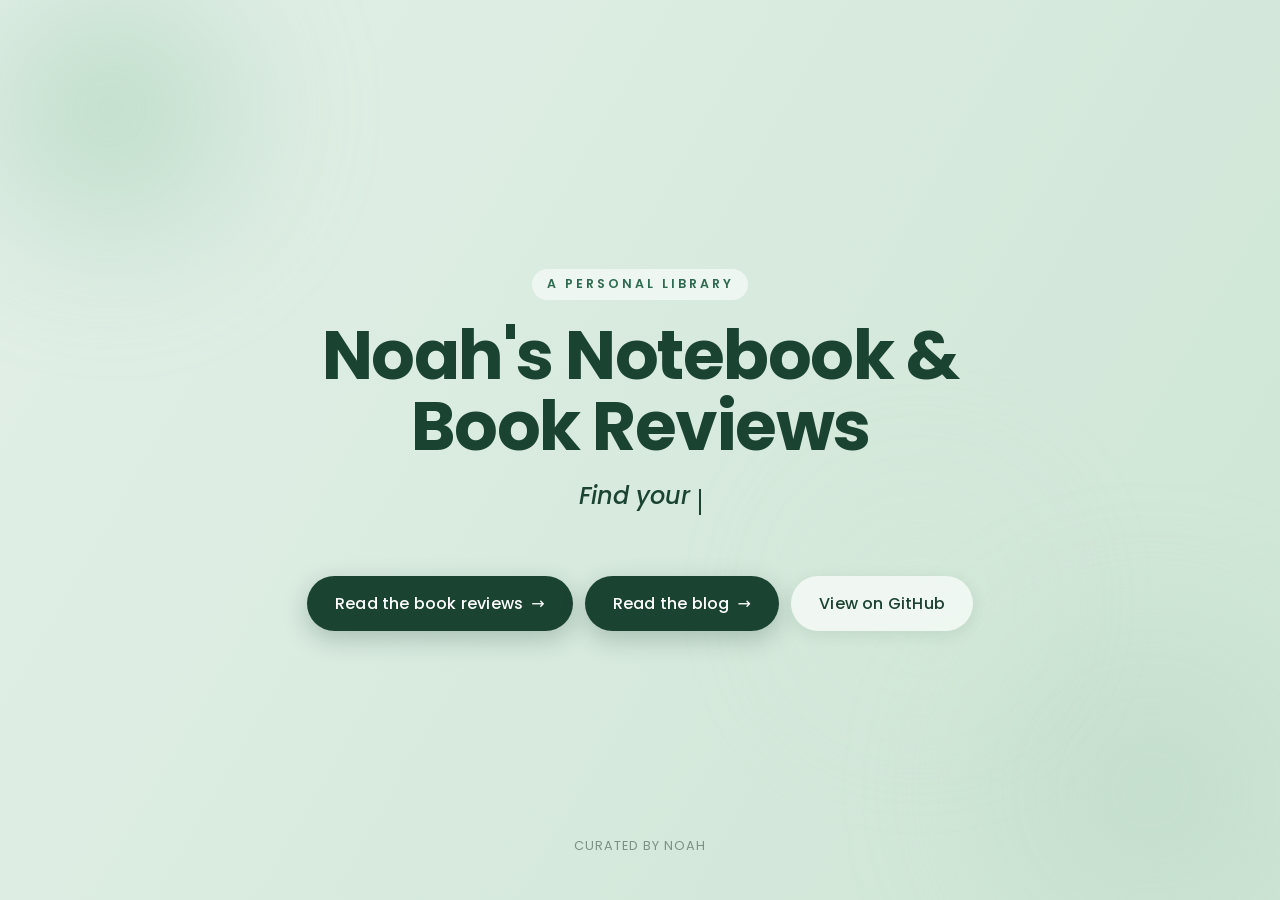
<file: index.html>
<!DOCTYPE html>
<html lang="en">
<head>
  <meta charset="UTF-8" />
  <meta name="viewport" content="width=device-width, initial-scale=1.0" />
  <title>Noah's Book Reviews</title>
  <link rel="preconnect" href="https://fonts.googleapis.com" />
  <link rel="preconnect" href="https://fonts.gstatic.com" crossorigin />
  <link rel="stylesheet" href="https://fonts.googleapis.com/css2?family=Poppins:wght@300;400;500;600;700&display=swap" />
  <link rel="stylesheet" href="assets/landing.css" />
</head>
<body>
  <section class="landing">
    <div class="orb orb-1"></div>
    <div class="orb orb-2"></div>
    <div class="orb orb-3"></div>

    <div class="hero">
      <span class="eyebrow">A Personal Library</span>
      <h1>Noah's Notebook & Book Reviews</h1>
      <p class="typewriter-line">
        <span id="typewriter" aria-live="polite"></span><span class="cursor" aria-hidden="true"></span>
      </p>
      <div class="cta-row">
        <a href="library.html" class="cta-button">
          Read the book reviews <span class="arrow">&rarr;</span>
        </a>
        <a href="blog.html" class="cta-button">
          Read the blog <span class="arrow">&rarr;</span>
        </a>
        <a href="https://github.com/noahrubin989/book-reviews" class="cta-button ghost" target="_blank" rel="noopener">
          View on GitHub
        </a>
      </div>
    </div>

    <p class="scroll-hint">Curated by Noah</p>
  </section>

  <script>
    (function () {
      const phrases = [
        "Find your next great read.",
        "Honest reviews. No spoilers.",
        "From classics to science fiction.",
        "Books worth your time.",
        "One reader's shelf, opened up."
      ];

      const el = document.getElementById('typewriter');
      const TYPE_MS = 70;
      const DELETE_MS = 35;
      const PAUSE_AFTER_TYPE = 1700;
      const PAUSE_AFTER_DELETE = 350;

      let phraseIndex = 0;
      let charIndex = 0;
      let deleting = false;

      function tick() {
        const phrase = phrases[phraseIndex];
        if (!deleting) {
          charIndex++;
          el.textContent = phrase.slice(0, charIndex);
          if (charIndex === phrase.length) {
            deleting = true;
            return setTimeout(tick, PAUSE_AFTER_TYPE);
          }
          return setTimeout(tick, TYPE_MS);
        } else {
          charIndex--;
          el.textContent = phrase.slice(0, charIndex);
          if (charIndex === 0) {
            deleting = false;
            phraseIndex = (phraseIndex + 1) % phrases.length;
            return setTimeout(tick, PAUSE_AFTER_DELETE);
          }
          return setTimeout(tick, DELETE_MS);
        }
      }

      // Respect reduced-motion users: just show the first phrase, no animation.
      const reduceMotion = window.matchMedia('(prefers-reduced-motion: reduce)').matches;
      if (reduceMotion) {
        el.textContent = phrases[0];
      } else {
        setTimeout(tick, 600);
      }
    })();
  </script>
</body>
</html>
</file>
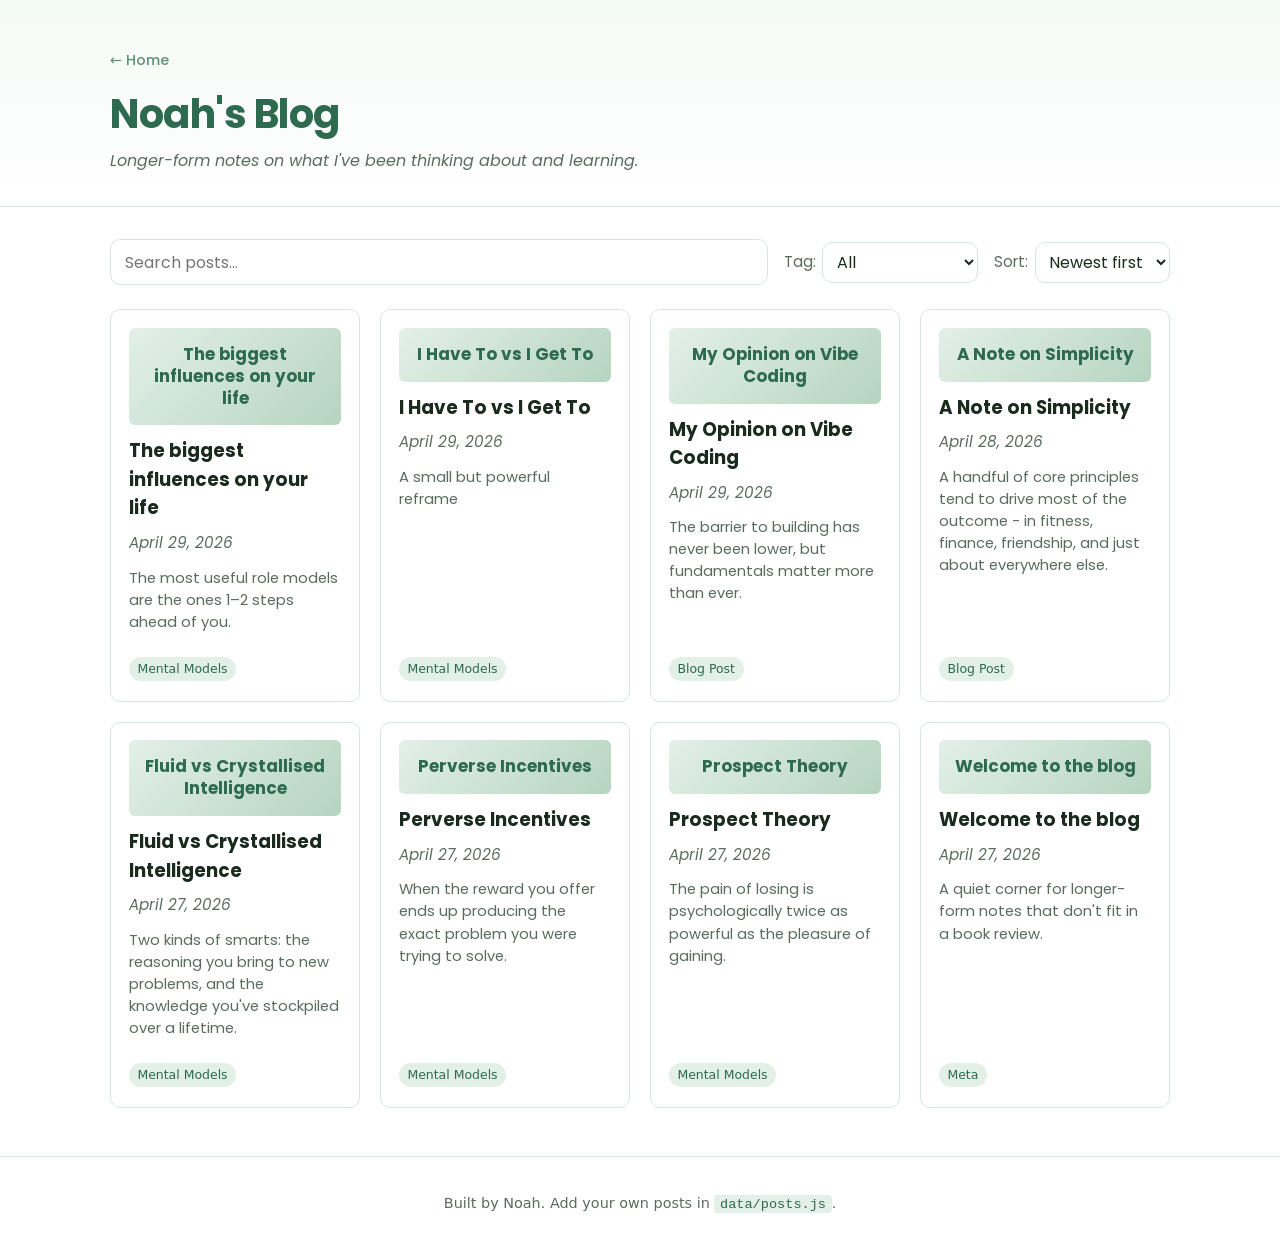
<file: blog.html>
<!DOCTYPE html>
<html lang="en">
<head>
  <meta charset="UTF-8" />
  <meta name="viewport" content="width=device-width, initial-scale=1.0" />
  <title>Noah's Blog</title>
  <link rel="preconnect" href="https://fonts.googleapis.com" />
  <link rel="preconnect" href="https://fonts.gstatic.com" crossorigin />
  <link rel="stylesheet" href="https://fonts.googleapis.com/css2?family=Poppins:wght@300;400;500;600;700&display=swap" />
  <link rel="stylesheet" href="assets/styles.css" />
</head>
<body>
  <header class="site-header">
    <div class="container">
      <a href="index.html" class="home-link" aria-label="Back to home">&larr; Home</a>
      <h1 class="site-title"><a href="blog.html">Noah's Blog</a></h1>
      <p class="site-tagline">Longer-form notes on what I've been thinking about and learning.</p>
    </div>
  </header>

  <main class="container" id="blog-view">
    <section class="controls">
      <input
        type="search"
        id="search"
        class="search-input"
        placeholder="Search posts…"
        aria-label="Search posts"
      />
      <div class="filter-group">
        <label for="tag-filter">Tag:</label>
        <select id="tag-filter" aria-label="Filter by tag">
          <option value="">All</option>
        </select>
      </div>
      <div class="filter-group">
        <label for="sort">Sort:</label>
        <select id="sort" aria-label="Sort posts">
          <option value="recent">Newest first</option>
          <option value="oldest">Oldest first</option>
          <option value="title">Title (A–Z)</option>
        </select>
      </div>
    </section>

    <section id="post-grid" class="book-grid" aria-live="polite"></section>

    <p id="empty-state" class="empty-state" hidden>No posts match your filters.</p>
  </main>

  <main class="container article-view" id="article-view" hidden>
    <nav class="article-nav-top" aria-label="Article navigation">
      <a href="#" class="back-link" id="back-link">&larr; Back to all posts</a>
    </nav>
    <article id="article-body" class="article"></article>
    <nav class="article-nav-bottom" aria-label="More posts">
      <a href="#" class="nav-button" id="prev-link" hidden>&larr; <span></span></a>
      <a href="#" class="nav-button center" id="blog-link">All posts</a>
      <a href="#" class="nav-button" id="next-link" hidden><span></span> &rarr;</a>
    </nav>
  </main>

  <footer class="site-footer">
    <div class="container">
      <p>Built by Noah. Add your own posts in <code>data/posts.js</code>.</p>
    </div>
  </footer>

  <script src="data/posts.js"></script>
  <script src="js/blog.js"></script>
</body>
</html>
</file>
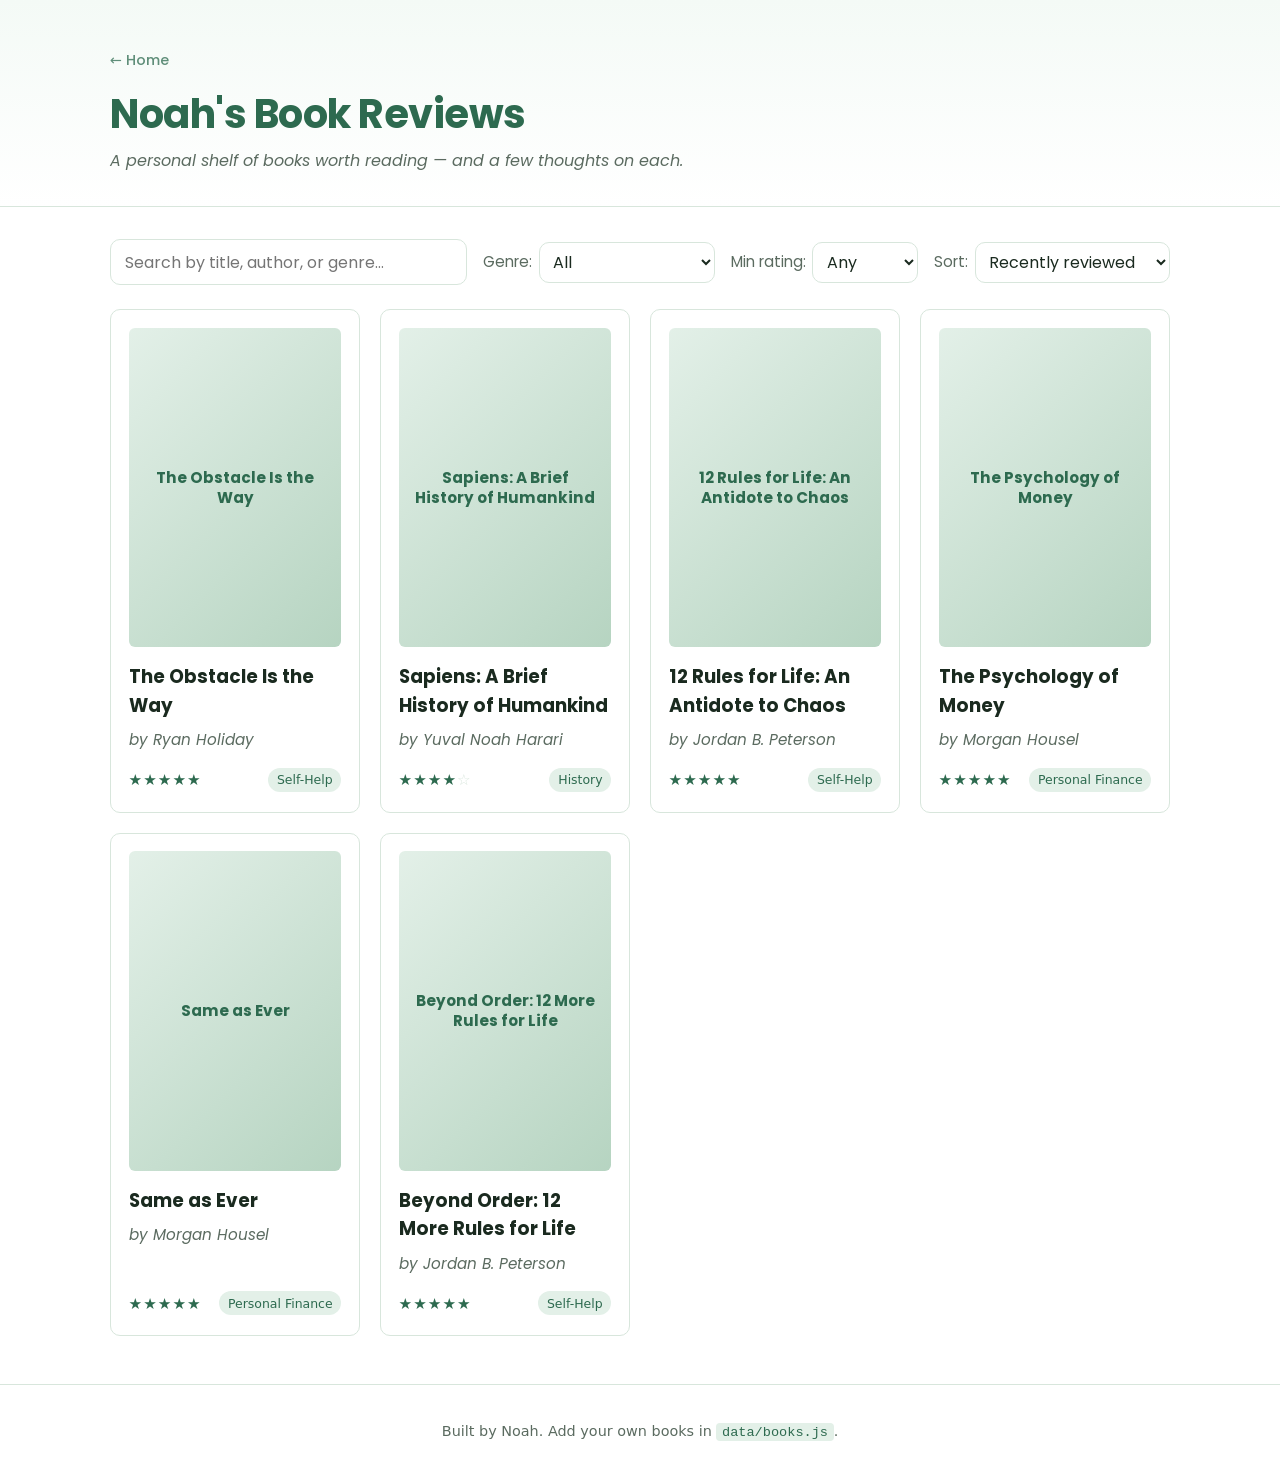
<file: library.html>
<!DOCTYPE html>
<html lang="en">
<head>
  <meta charset="UTF-8" />
  <meta name="viewport" content="width=device-width, initial-scale=1.0" />
  <title>Noah's Book Reviews</title>
  <link rel="preconnect" href="https://fonts.googleapis.com" />
  <link rel="preconnect" href="https://fonts.gstatic.com" crossorigin />
  <link rel="stylesheet" href="https://fonts.googleapis.com/css2?family=Poppins:wght@300;400;500;600;700&display=swap" />
  <link rel="stylesheet" href="assets/styles.css" />
</head>
<body>
  <header class="site-header">
    <div class="container">
      <a href="index.html" class="home-link" aria-label="Back to home">&larr; Home</a>
      <h1 class="site-title"><a href="index.html">Noah's Book Reviews</a></h1>
      <p class="site-tagline">A personal shelf of books worth reading — and a few thoughts on each.</p>
    </div>
  </header>

  <main class="container" id="library-view">
    <section class="controls">
      <input
        type="search"
        id="search"
        class="search-input"
        placeholder="Search by title, author, or genre…"
        aria-label="Search books"
      />
      <div class="filter-group">
        <label for="genre-filter">Genre:</label>
        <select id="genre-filter" aria-label="Filter by genre">
          <option value="">All</option>
        </select>
      </div>
      <div class="filter-group">
        <label for="rating-filter">Min rating:</label>
        <select id="rating-filter" aria-label="Filter by minimum rating">
          <option value="0">Any</option>
          <option value="3">3+ stars</option>
          <option value="4">4+ stars</option>
          <option value="5">5 stars</option>
        </select>
      </div>
      <div class="filter-group">
        <label for="sort">Sort:</label>
        <select id="sort" aria-label="Sort books">
          <option value="recent">Recently reviewed</option>
          <option value="rating-desc">Rating (high to low)</option>
          <option value="rating-asc">Rating (low to high)</option>
          <option value="title">Title (A–Z)</option>
          <option value="author">Author (A–Z)</option>
        </select>
      </div>
    </section>

    <section id="book-grid" class="book-grid" aria-live="polite"></section>

    <p id="empty-state" class="empty-state" hidden>No books match your filters.</p>
  </main>

  <main class="container article-view" id="article-view" hidden>
    <nav class="article-nav-top" aria-label="Article navigation">
      <a href="#" class="back-link" id="back-link">&larr; Back to all reviews</a>
    </nav>
    <article id="article-body" class="article"></article>
    <nav class="article-nav-bottom" aria-label="More reviews">
      <a href="#" class="nav-button" id="prev-link" hidden>&larr; <span></span></a>
      <a href="#" class="nav-button center" id="library-link">All reviews</a>
      <a href="#" class="nav-button" id="next-link" hidden><span></span> &rarr;</a>
    </nav>
  </main>

  <div id="modal" class="modal" hidden aria-hidden="true" role="dialog" aria-modal="true" aria-labelledby="modal-title">
    <div class="modal-backdrop" data-close></div>
    <article class="modal-content">
      <button class="modal-close" data-close aria-label="Close">&times;</button>
      <div id="modal-body"></div>
    </article>
  </div>

  <footer class="site-footer">
    <div class="container">
      <p>Built by Noah. Add your own books in <code>data/books.js</code>.</p>
    </div>
  </footer>

  <script src="data/books.js"></script>
  <script src="js/library.js"></script>
</body>
</html>
</file>
<file: assets/landing.css>
:root {
  --accent: #2d6a4f;
  --accent-dark: #1b4332;
  --accent-soft: #e3f0e8;
  --text: #1a2a1f;
  --text-muted: #5b6b60;
}

* { box-sizing: border-box; }

html, body {
  margin: 0;
  padding: 0;
  height: 100%;
  font-family: 'Poppins', -apple-system, system-ui, sans-serif;
  color: var(--text);
  overflow: hidden;
  -webkit-text-size-adjust: 100%;
}

/* ---- Animated gradient background ---- */
.landing {
  position: relative;
  min-height: 100vh;
  min-height: 100dvh;
  display: flex;
  align-items: center;
  justify-content: center;
  padding: 2rem 1.5rem;
  overflow: hidden;
  background:
    linear-gradient(120deg, #e3f0e8, #d1e7d8, #c9e4d0, #b6d4c1, #d8ebde, #e3f0e8);
  background-size: 400% 400%;
  animation: gradientShift 22s ease-in-out infinite;
}

@keyframes gradientShift {
  0%   { background-position: 0% 50%; }
  50%  { background-position: 100% 50%; }
  100% { background-position: 0% 50%; }
}

/* Soft floating orbs for added depth */
.orb {
  position: absolute;
  border-radius: 50%;
  filter: blur(60px);
  opacity: 0.55;
  pointer-events: none;
  will-change: transform;
}
.orb-1 {
  width: 380px; height: 380px;
  background: radial-gradient(circle, #95c8a8, transparent 70%);
  top: -80px; left: -80px;
  animation: float1 18s ease-in-out infinite;
}
.orb-2 {
  width: 460px; height: 460px;
  background: radial-gradient(circle, #b6d4c1, transparent 70%);
  bottom: -120px; right: -100px;
  animation: float2 24s ease-in-out infinite;
}
.orb-3 {
  width: 300px; height: 300px;
  background: radial-gradient(circle, #d4ead9, transparent 70%);
  top: 50%; left: 60%;
  animation: float3 20s ease-in-out infinite;
}

@keyframes float1 {
  0%, 100% { transform: translate(0, 0); }
  50%      { transform: translate(60px, 40px); }
}
@keyframes float2 {
  0%, 100% { transform: translate(0, 0); }
  50%      { transform: translate(-80px, -50px); }
}
@keyframes float3 {
  0%, 100% { transform: translate(0, 0) scale(1); }
  50%      { transform: translate(-40px, 30px) scale(1.1); }
}

/* ---- Hero content ---- */
.hero {
  position: relative;
  z-index: 1;
  text-align: center;
  max-width: 720px;
  animation: fadeUp 1s ease-out 0.1s both;
}

@keyframes fadeUp {
  from { opacity: 0; transform: translateY(20px); }
  to   { opacity: 1; transform: translateY(0); }
}

.eyebrow {
  display: inline-block;
  font-size: 0.78rem;
  letter-spacing: 3px;
  text-transform: uppercase;
  color: var(--accent);
  font-weight: 600;
  margin-bottom: 1.25rem;
  padding: 0.4rem 0.9rem;
  background: rgba(255, 255, 255, 0.55);
  border-radius: 999px;
  backdrop-filter: blur(8px);
}

.hero h1 {
  font-size: clamp(2.5rem, 6vw, 4.25rem);
  font-weight: 700;
  margin: 0 0 1rem;
  color: var(--accent-dark);
  letter-spacing: -1.5px;
  line-height: 1.05;
}

.typewriter-line {
  font-size: clamp(1.1rem, 2.5vw, 1.5rem);
  font-weight: 400;
  color: var(--text);
  margin: 0 0 2.5rem;
  min-height: 2.4em;
  font-style: italic;
}

#typewriter {
  color: var(--accent-dark);
  font-weight: 500;
}

.cursor {
  display: inline-block;
  width: 2px;
  background: var(--accent-dark);
  margin-left: 2px;
  animation: blink 1s step-end infinite;
  vertical-align: text-bottom;
  height: 1.1em;
  position: relative;
  top: 3px;
}

@keyframes blink {
  0%, 50%   { opacity: 1; }
  51%, 100% { opacity: 0; }
}

.cta-row {
  display: flex;
  gap: 0.75rem;
  justify-content: center;
  flex-wrap: wrap;
}

.cta-button {
  display: inline-flex;
  align-items: center;
  gap: 0.5rem;
  padding: 0.95rem 1.75rem;
  background: var(--accent-dark);
  color: #fff;
  text-decoration: none;
  border-radius: 999px;
  font-size: 1rem;
  font-weight: 500;
  letter-spacing: 0.2px;
  box-shadow: 0 8px 24px rgba(27, 67, 50, 0.25);
  transition: transform 0.2s ease, box-shadow 0.2s ease, background 0.2s ease;
}
.cta-button:hover {
  transform: translateY(-2px);
  box-shadow: 0 12px 30px rgba(27, 67, 50, 0.35);
  background: var(--accent);
}
.cta-button .arrow {
  transition: transform 0.2s ease;
}
.cta-button:hover .arrow {
  transform: translateX(4px);
}

.cta-button.ghost {
  background: rgba(255, 255, 255, 0.65);
  color: var(--accent-dark);
  box-shadow: 0 4px 16px rgba(27, 67, 50, 0.1);
  backdrop-filter: blur(8px);
}
.cta-button.ghost:hover {
  background: #fff;
}

.scroll-hint {
  position: absolute;
  bottom: 2rem;
  left: 50%;
  transform: translateX(-50%);
  font-size: 0.8rem;
  color: var(--text-muted);
  letter-spacing: 1px;
  text-transform: uppercase;
  opacity: 0.7;
  z-index: 1;
}

/* Reduced motion: respect user preferences */
@media (prefers-reduced-motion: reduce) {
  .landing,
  .orb-1, .orb-2, .orb-3,
  .hero,
  .cursor {
    animation: none !important;
  }
}

@media (max-width: 600px) {
  html, body { overflow: auto; }
  .landing {
    min-height: 100vh;
    min-height: 100dvh;
    padding: 1.5rem 1.25rem;
  }
  .orb { filter: blur(40px); opacity: 0.45; }
  .orb-1 { width: 260px; height: 260px; top: -60px; left: -60px; }
  .orb-2 { width: 320px; height: 320px; bottom: -100px; right: -80px; }
  .orb-3 { width: 220px; height: 220px; }

  .eyebrow {
    font-size: 0.7rem;
    letter-spacing: 2px;
    margin-bottom: 1rem;
  }
  .hero h1 { letter-spacing: -1px; }
  .typewriter-line {
    min-height: 4em;       /* allow phrases to wrap to 2 lines */
    margin-bottom: 2rem;
    font-size: 1.05rem;
  }
  .cta-row {
    flex-direction: column;
    align-items: stretch;
    width: 100%;
    max-width: 320px;
    margin: 0 auto;
  }
  .cta-button {
    justify-content: center;
    padding: 0.95rem 1.5rem;
    font-size: 1rem;
  }
  .scroll-hint {
    bottom: 1rem;
    font-size: 0.7rem;
  }
}
</file>
<file: assets/styles.css>
:root {
  --bg: #ffffff;
  --surface: #ffffff;
  --text: #1a2a1f;
  --text-muted: #5b6b60;
  --accent: #2d6a4f;
  --accent-soft: #e3f0e8;
  --border: #d8e6dc;
  --shadow: 0 4px 18px rgba(26, 42, 31, 0.08);
  --star: #2d6a4f;
  --star-empty: #d8e6dc;
  --radius: 10px;
}

* { box-sizing: border-box; }

html, body {
  margin: 0;
  padding: 0;
  background: var(--bg);
  color: var(--text);
  font-family: 'Poppins', -apple-system, system-ui, sans-serif;
  line-height: 1.55;
  overflow-x: hidden;
  -webkit-text-size-adjust: 100%;
}

.container {
  max-width: 1100px;
  margin: 0 auto;
  padding: 0 1.25rem;
}

.site-header {
  padding: 3rem 0 2rem;
  border-bottom: 1px solid var(--border);
  background: linear-gradient(180deg, #f4faf6 0%, var(--bg) 100%);
}

.home-link {
  display: inline-block;
  color: var(--accent);
  text-decoration: none;
  font-size: 0.9rem;
  font-weight: 500;
  margin-bottom: 0.75rem;
  opacity: 0.75;
  transition: opacity 0.15s ease;
}
.home-link:hover { opacity: 1; }

.site-title {
  margin: 0 0 0.25rem;
  font-size: 2.5rem;
  letter-spacing: -0.5px;
  color: var(--accent);
}
.site-title a {
  color: inherit;
  text-decoration: none;
}

.site-tagline {
  margin: 0;
  color: var(--text-muted);
  font-style: italic;
}

.controls {
  display: flex;
  flex-wrap: wrap;
  gap: 0.75rem 1rem;
  align-items: center;
  margin: 2rem 0 1.5rem;
}

.search-input {
  flex: 1 1 260px;
  padding: 0.6rem 0.85rem;
  border: 1px solid var(--border);
  border-radius: var(--radius);
  font-size: 1rem;
  font-family: inherit;
  background: var(--surface);
}
.search-input:focus {
  outline: none;
  border-color: var(--accent);
  box-shadow: 0 0 0 3px var(--accent-soft);
}

.filter-group {
  display: flex;
  align-items: center;
  gap: 0.4rem;
  font-size: 0.95rem;
  color: var(--text-muted);
}

.filter-group select {
  padding: 0.45rem 0.6rem;
  border: 1px solid var(--border);
  border-radius: var(--radius);
  background: var(--surface);
  font-family: inherit;
  font-size: 1rem;
  color: var(--text);
}

.book-grid {
  display: grid;
  grid-template-columns: repeat(auto-fill, minmax(240px, 1fr));
  gap: 1.25rem;
  padding-bottom: 3rem;
}

.book-card {
  background: var(--surface);
  border: 1px solid var(--border);
  border-radius: var(--radius);
  padding: 1.1rem 1.1rem 1.25rem;
  cursor: pointer;
  transition: transform 0.15s ease, box-shadow 0.15s ease, border-color 0.15s ease;
  display: flex;
  flex-direction: column;
  gap: 0.5rem;
}
.book-card:hover {
  transform: translateY(-3px);
  box-shadow: var(--shadow);
  border-color: #b6d4c1;
}

.book-cover {
  background: linear-gradient(135deg, #e3f0e8 0%, #b6d4c1 100%);
  border-radius: 6px;
  aspect-ratio: 2 / 3;
  display: flex;
  align-items: center;
  justify-content: center;
  text-align: center;
  padding: 0.75rem;
  color: var(--accent);
  font-weight: bold;
  font-size: 0.95rem;
  margin-bottom: 0.5rem;
  line-height: 1.3;
  overflow: hidden;
}

.book-title {
  margin: 0;
  font-size: 1.15rem;
  color: var(--text);
}

.book-author {
  margin: 0;
  color: var(--text-muted);
  font-style: italic;
  font-size: 0.95rem;
}

.book-meta {
  display: flex;
  justify-content: space-between;
  align-items: center;
  margin-top: auto;
  padding-top: 0.5rem;
  font-size: 0.85rem;
  color: var(--text-muted);
}

.stars { letter-spacing: 1px; font-size: 0.95rem; }
.stars .filled { color: var(--star); }
.stars .empty { color: var(--star-empty); }

.genre-tag {
  background: var(--accent-soft);
  color: var(--accent);
  padding: 0.15rem 0.55rem;
  border-radius: 999px;
  font-size: 0.78rem;
  font-family: -apple-system, system-ui, sans-serif;
}

.empty-state {
  text-align: center;
  color: var(--text-muted);
  padding: 3rem 1rem;
  font-style: italic;
}

.modal {
  position: fixed;
  inset: 0;
  display: flex;
  align-items: center;
  justify-content: center;
  z-index: 100;
  padding: 1.5rem;
}
.modal[hidden] { display: none; }

.modal-backdrop {
  position: absolute;
  inset: 0;
  background: rgba(20, 18, 14, 0.55);
  backdrop-filter: blur(2px);
}

.modal-content {
  position: relative;
  background: var(--surface);
  border-radius: var(--radius);
  max-width: 640px;
  width: 100%;
  max-height: 90vh;
  overflow-y: auto;
  padding: 2rem 2rem 2.25rem;
  box-shadow: 0 20px 60px rgba(0,0,0,0.25);
  animation: pop 0.18s ease-out;
}

@keyframes pop {
  from { transform: scale(0.96); opacity: 0; }
  to   { transform: scale(1);    opacity: 1; }
}

.modal-close {
  position: absolute;
  top: 0.5rem;
  right: 0.75rem;
  background: none;
  border: none;
  font-size: 2rem;
  line-height: 1;
  color: var(--text-muted);
  cursor: pointer;
  padding: 0.25rem 0.5rem;
}
.modal-close:hover { color: var(--accent); }

.modal h2 {
  margin: 0 0 0.25rem;
  color: var(--accent);
  font-size: 1.7rem;
}
.modal .author {
  color: var(--text-muted);
  font-style: italic;
  margin: 0 0 1rem;
}

.review-meta {
  display: flex;
  flex-wrap: wrap;
  gap: 0.75rem 1.25rem;
  font-size: 0.9rem;
  color: var(--text-muted);
  border-top: 1px solid var(--border);
  border-bottom: 1px solid var(--border);
  padding: 0.75rem 0;
  margin: 1rem 0 1.25rem;
  font-family: -apple-system, system-ui, sans-serif;
}

.review-text {
  font-size: 1.02rem;
  white-space: pre-wrap;
}

.review-text p { margin: 0 0 1em; }

.favorite-quote {
  border-left: 3px solid var(--accent);
  background: var(--accent-soft);
  padding: 0.75rem 1rem;
  margin: 1.25rem 0 0.5rem;
  font-style: italic;
  color: #1f4030;
  border-radius: 0 6px 6px 0;
}

/* ---- Article view (Medium-style) ---- */
.article-view {
  max-width: 720px;
  padding-top: 1.5rem;
  padding-bottom: 4rem;
}

.article-nav-top {
  margin-bottom: 2rem;
}

.back-link {
  color: var(--accent);
  text-decoration: none;
  font-size: 0.95rem;
  font-weight: 500;
  display: inline-flex;
  align-items: center;
  gap: 0.35rem;
  padding: 0.4rem 0;
  transition: opacity 0.15s ease;
}
.back-link:hover { opacity: 0.7; }

.article header { margin-bottom: 2rem; }

.article h1 {
  font-size: 2.4rem;
  line-height: 1.2;
  margin: 0 0 0.5rem;
  color: var(--text);
  letter-spacing: -0.5px;
  font-weight: 600;
}

.article .article-author {
  font-size: 1.15rem;
  color: var(--text-muted);
  margin: 0 0 1.25rem;
  font-style: italic;
}

.article-meta-row {
  display: flex;
  flex-wrap: wrap;
  align-items: center;
  gap: 0.75rem 1.25rem;
  padding: 1rem 0;
  border-top: 1px solid var(--border);
  border-bottom: 1px solid var(--border);
  font-size: 0.9rem;
  color: var(--text-muted);
}

.article-meta-row .stars { font-size: 1.1rem; }

.article-content {
  font-size: 1.18rem;
  line-height: 1.75;
  color: #2a3a30;
  margin-top: 2rem;
}

.article-content p { margin: 0 0 1.5em; }

.article-content ol,
.article-content ul {
  margin: 0 0 1.5em;
  padding-left: 1.5rem;
}

.article-content li {
  margin-bottom: 0.6em;
  padding-left: 0.35rem;
}

.article-content li::marker {
  color: var(--accent);
  font-weight: 600;
}

.article-content h2 {
  font-size: 1.55rem;
  margin: 2.25rem 0 1rem;
  color: var(--text);
  font-weight: 600;
  letter-spacing: -0.25px;
}

.article-content h3 {
  font-size: 1.2rem;
  margin: 1.75rem 0 0.75rem;
  color: var(--text);
  font-weight: 600;
}

.article-image {
  display: block;
  max-width: 100%;
  height: auto;
  margin: 1.75rem auto;
}

.article-content blockquote {
  border-left: 4px solid var(--accent);
  margin: 1.75rem 0;
  padding: 0.25rem 0 0.25rem 1.25rem;
  color: var(--text);
  font-style: italic;
  font-size: 1.25rem;
  line-height: 1.55;
}

.pull-quote {
  border-left: 4px solid var(--accent);
  background: var(--accent-soft);
  padding: 1.25rem 1.5rem;
  margin: 2rem 0;
  font-style: italic;
  color: #1f4030;
  border-radius: 0 6px 6px 0;
  font-size: 1.15rem;
  line-height: 1.6;
}
.pull-quote .quote-label {
  display: block;
  font-style: normal;
  font-size: 0.75rem;
  letter-spacing: 1.5px;
  text-transform: uppercase;
  color: var(--accent);
  margin-bottom: 0.5rem;
  font-weight: 600;
}

.article-nav-bottom {
  display: grid;
  grid-template-columns: 1fr auto 1fr;
  gap: 0.75rem;
  margin-top: 3rem;
  padding-top: 2rem;
  border-top: 1px solid var(--border);
  align-items: stretch;
}

.nav-button {
  display: flex;
  align-items: center;
  gap: 0.4rem;
  padding: 0.85rem 1rem;
  border: 1px solid var(--border);
  border-radius: var(--radius);
  text-decoration: none;
  color: var(--text);
  font-size: 0.95rem;
  background: var(--surface);
  transition: border-color 0.15s ease, color 0.15s ease, background 0.15s ease;
  min-width: 0;
}
.nav-button:hover {
  border-color: var(--accent);
  color: var(--accent);
}
.nav-button span {
  overflow: hidden;
  text-overflow: ellipsis;
  white-space: nowrap;
}
.nav-button.center {
  background: var(--accent);
  color: #fff;
  border-color: var(--accent);
  font-weight: 500;
  justify-content: center;
}
.nav-button.center:hover { opacity: 0.9; color: #fff; }
.nav-button:last-child { justify-content: flex-end; text-align: right; }

/* ---- Mobile (single consolidated block) ---- */
@media (max-width: 700px) {
  .container { padding: 0 1rem; }

  /* Header */
  .site-header { padding: 1.75rem 0 1.25rem; }
  .site-title { font-size: 1.7rem; }
  .site-tagline { font-size: 0.95rem; }
  .home-link {
    padding: 0.5rem 0;
    font-size: 0.95rem;
    margin-bottom: 0.5rem;
  }

  /* Controls - stack search full-width, filters in a 2-col grid */
  .controls {
    margin: 1.25rem 0 1.25rem;
    gap: 0.6rem;
  }
  .search-input {
    flex: 1 1 100%;
    padding: 0.75rem 0.9rem;
    font-size: 1rem;
  }
  .filter-group {
    flex: 1 1 calc(50% - 0.3rem);
    justify-content: space-between;
    font-size: 0.85rem;
  }
  .filter-group select {
    flex: 1;
    min-width: 0;
    padding: 0.65rem 0.5rem;
    font-size: 1rem;
  }

  /* Book grid: 2 columns on phones */
  .book-grid {
    grid-template-columns: repeat(2, 1fr);
    gap: 0.85rem;
    padding-bottom: 2rem;
  }
  .book-card {
    padding: 0.75rem 0.75rem 0.9rem;
    gap: 0.35rem;
  }
  .book-cover {
    font-size: 0.78rem;
    padding: 0.5rem;
    margin-bottom: 0.35rem;
  }
  .book-title { font-size: 0.95rem; line-height: 1.25; }
  .book-author { font-size: 0.82rem; }
  .book-meta {
    flex-direction: column;
    align-items: flex-start;
    gap: 0.35rem;
    font-size: 0.78rem;
  }
  .stars { font-size: 0.85rem; }
  .genre-tag { font-size: 0.7rem; }

  /* Modal */
  .modal { padding: 0.75rem; }
  .modal-content {
    padding: 1.5rem 1.1rem 1.75rem;
    max-height: 92vh;
    border-radius: 12px;
  }
  .modal h2 { font-size: 1.4rem; }
  .modal-close {
    font-size: 2rem;
    padding: 0.5rem 0.75rem;
    top: 0.25rem;
    right: 0.5rem;
    min-width: 44px;
    min-height: 44px;
  }
  .review-meta {
    gap: 0.4rem 1rem;
    font-size: 0.85rem;
  }
  .full-breakdown-btn {
    display: block;
    width: 100%;
    text-align: center;
    padding: 0.85rem 1rem;
  }

  /* Article view */
  .article-view { padding-top: 1rem; padding-bottom: 2.5rem; }
  .article-nav-top { margin-bottom: 1.25rem; }
  .back-link { padding: 0.6rem 0; font-size: 1rem; }
  .article header { margin-bottom: 1.5rem; }
  .article h1 { font-size: 1.8rem; }
  .article .article-author { font-size: 1rem; margin-bottom: 1rem; }
  .article-meta-row {
    font-size: 0.85rem;
    gap: 0.5rem 1rem;
    padding: 0.75rem 0;
  }
  .article-content {
    font-size: 1.05rem;
    line-height: 1.7;
    margin-top: 1.5rem;
  }
  .article-content h2 { font-size: 1.3rem; margin: 1.75rem 0 0.75rem; }
  .article-content h3 { font-size: 1.1rem; }
  .article-content blockquote { font-size: 1.1rem; padding-left: 1rem; }
  .pull-quote { font-size: 1rem; padding: 1rem 1.1rem; }
  .article-nav-bottom {
    grid-template-columns: 1fr;
    margin-top: 2rem;
    padding-top: 1.5rem;
  }
  .nav-button {
    padding: 0.95rem 1rem;
    font-size: 0.95rem;
  }
  .nav-button:last-child { justify-content: flex-start; text-align: left; }
}

/* Very small screens - single book column */
@media (max-width: 380px) {
  .book-grid { grid-template-columns: 1fr; }
  .filter-group { flex: 1 1 100%; }
}

/* ---- Modal "See full breakdown" button ---- */
.full-breakdown-btn {
  display: inline-block;
  margin-top: 1.5rem;
  padding: 0.7rem 1.4rem;
  background: var(--accent);
  color: #fff;
  text-decoration: none;
  border-radius: var(--radius);
  font-size: 0.95rem;
  font-weight: 500;
  border: none;
  cursor: pointer;
  font-family: inherit;
  transition: opacity 0.15s ease;
}
.full-breakdown-btn:hover { opacity: 0.88; }

.site-footer {
  border-top: 1px solid var(--border);
  padding: 1.25rem 0;
  color: var(--text-muted);
  font-size: 0.9rem;
  text-align: center;
  font-family: -apple-system, system-ui, sans-serif;
}
.site-footer code {
  background: var(--accent-soft);
  color: var(--accent);
  padding: 0.1rem 0.35rem;
  border-radius: 4px;
  font-size: 0.85rem;
}

/* Blog posts reuse .book-card but skip the tall cover and add an excerpt. */
.post-card .post-cover {
  aspect-ratio: auto;
  padding: 1rem 0.9rem;
  font-size: 1.05rem;
  margin-bottom: 0.25rem;
}
.post-card .post-excerpt {
  margin: 0.25rem 0 0.5rem;
  color: var(--text-muted);
  font-size: 0.92rem;
  line-height: 1.5;
}

.post-figure {
  margin: 1.75rem 0;
  text-align: center;
}
.post-figure img {
  max-width: 100%;
  height: auto;
  border-radius: var(--radius);
  border: 1px solid var(--border);
}
.post-figure figcaption {
  margin-top: 0.6rem;
  color: var(--text-muted);
  font-size: 0.88rem;
  font-style: italic;
}
</file>
